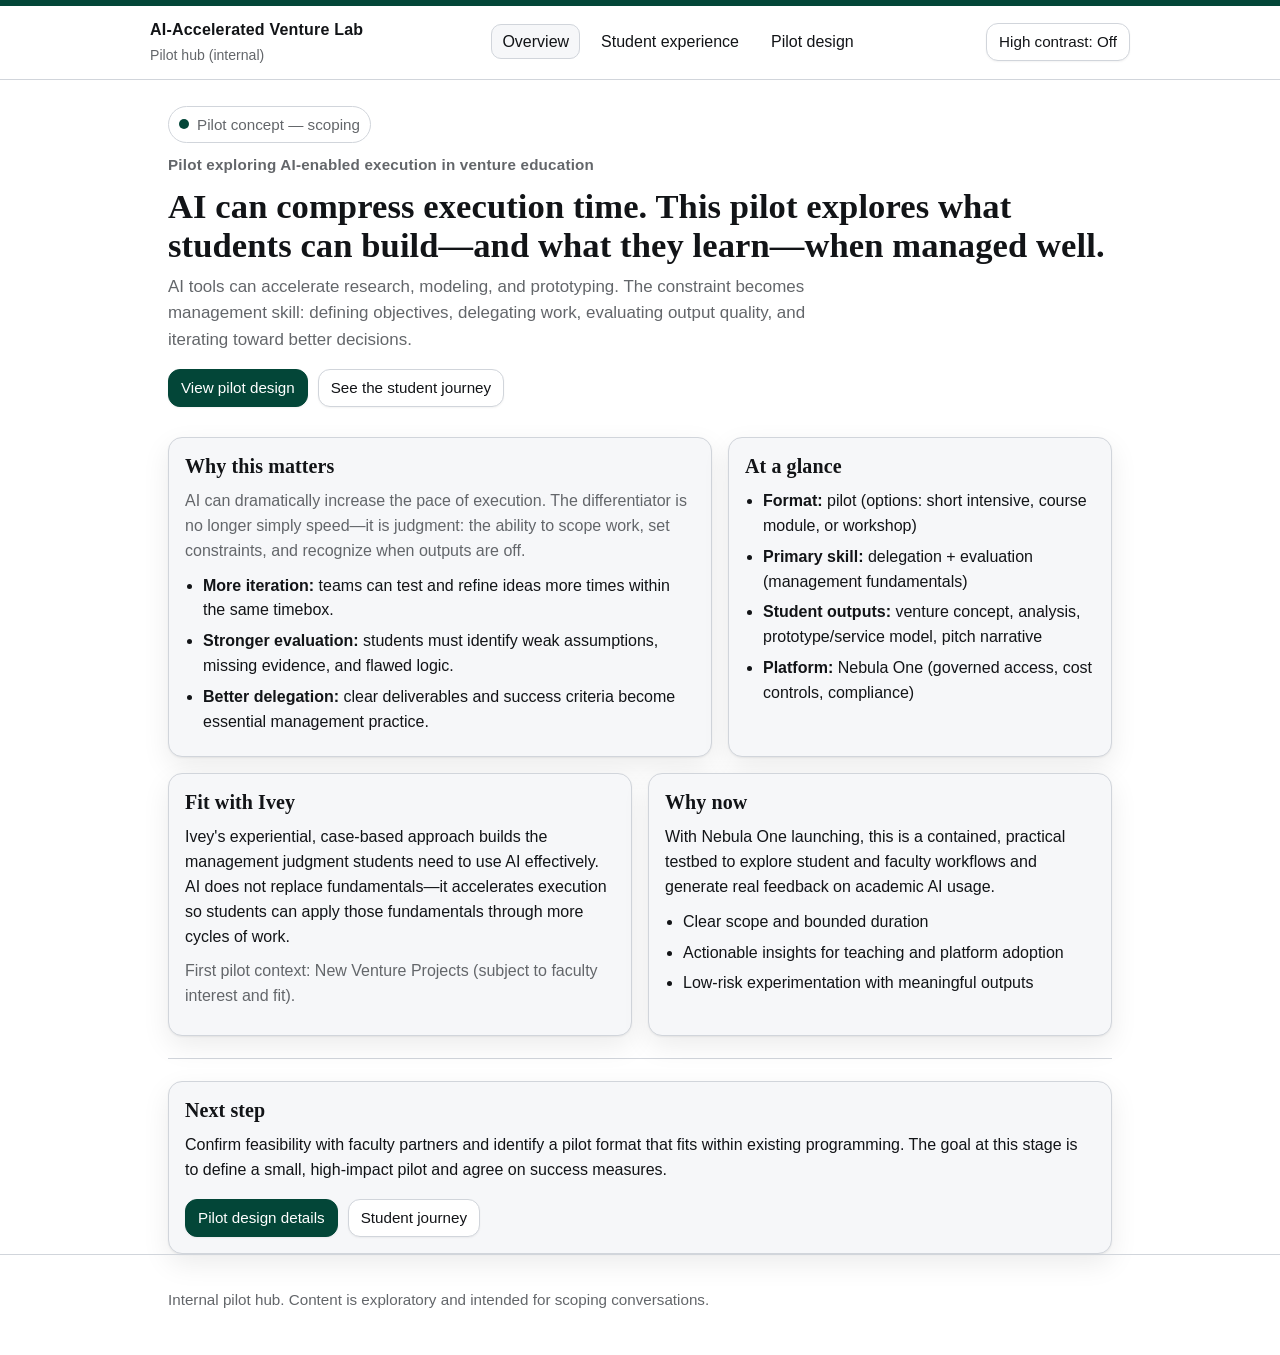
<file: index.html>
<!doctype html>
<html lang="en">
<head>
  <meta charset="utf-8" />
  <meta name="viewport" content="width=device-width, initial-scale=1" />
  <title>AI-Accelerated Venture Lab (Pilot)</title>
  <meta name="description" content="A pilot exploring how AI tools can accelerate venture execution while strengthening core management skills at Ivey." />
  <link rel="stylesheet" href="assets/styles.css" />
</head>
<body>
  <a class="skip-link" href="#main">Skip to main content</a>

  <header>
    <div class="container navbar" role="navigation" aria-label="Primary">
      <div class="brand">
        <a href="index.html">AI-Accelerated Venture Lab</a>
        <small>Pilot hub (internal)</small>
      </div>

      <nav aria-label="Site">
        <ul>
          <li><a href="index.html" aria-current="page">Overview</a></li>
          <li><a href="student-experience.html">Student experience</a></li>
          <li><a href="pilot-design.html">Pilot design</a></li>
        </ul>
      </nav>

      <div class="controls">
        <button class="btn" type="button" data-contrast-toggle aria-pressed="false">
          High contrast: Off
        </button>
      </div>
    </div>
  </header>

  <main id="main" class="container" role="main">
    <section class="hero" aria-labelledby="page-title">
      <div class="badge" aria-label="Status">
        <span aria-hidden="true"></span>
        <span>Pilot concept — scoping</span>
      </div>

      <p class="kicker">Pilot exploring AI-enabled execution in venture education</p>
      <h1 id="page-title">AI can compress execution time. This pilot explores what students can build—and what they learn—when managed well.</h1>
      <p class="lede">
        AI tools can accelerate research, modeling, and prototyping. The constraint becomes management skill:
        defining objectives, delegating work, evaluating output quality, and iterating toward better decisions.
      </p>

      <div class="hero-actions">
        <a class="btn primary" href="pilot-design.html">View pilot design</a>
        <a class="btn" href="student-experience.html">See the student journey</a>
      </div>
    </section>

    <section class="grid" aria-label="Overview sections">
      <article class="card span-7">
        <h2>Why this matters</h2>
        <p class="muted">
          AI can dramatically increase the pace of execution. The differentiator is no longer simply speed—it is judgment:
          the ability to scope work, set constraints, and recognize when outputs are off.
        </p>
        <ul class="list">
          <li><strong>More iteration:</strong> teams can test and refine ideas more times within the same timebox.</li>
          <li><strong>Stronger evaluation:</strong> students must identify weak assumptions, missing evidence, and flawed logic.</li>
          <li><strong>Better delegation:</strong> clear deliverables and success criteria become essential management practice.</li>
        </ul>
      </article>

      <aside class="card span-5" aria-label="Quick summary">
        <h2>At a glance</h2>
        <ul class="list">
          <li><strong>Format:</strong> pilot (options: short intensive, course module, or workshop)</li>
          <li><strong>Primary skill:</strong> delegation + evaluation (management fundamentals)</li>
          <li><strong>Student outputs:</strong> venture concept, analysis, prototype/service model, pitch narrative</li>
          <li><strong>Platform:</strong> Nebula One (governed access, cost controls, compliance)</li>
        </ul>
      </aside>

      <article class="card span-6">
        <h2>Fit with Ivey</h2>
        <p>
          Ivey's experiential, case-based approach builds the management judgment students need to use AI effectively.
          AI does not replace fundamentals—it accelerates execution so students can apply those fundamentals through more cycles of work.
        </p>
        <p class="muted">
          First pilot context: New Venture Projects (subject to faculty interest and fit).
        </p>
      </article>

      <article class="card span-6">
        <h2>Why now</h2>
        <p>
          With Nebula One launching, this is a contained, practical testbed to explore student and faculty workflows and generate real feedback on academic AI usage.
        </p>
        <ul class="list">
          <li>Clear scope and bounded duration</li>
          <li>Actionable insights for teaching and platform adoption</li>
          <li>Low-risk experimentation with meaningful outputs</li>
        </ul>
      </article>
    </section>

    <hr class="sep" />

    <section class="card" aria-label="Next steps">
      <h2>Next step</h2>
      <p>
        Confirm feasibility with faculty partners and identify a pilot format that fits within existing programming.
        The goal at this stage is to define a small, high-impact pilot and agree on success measures.
      </p>
      <div class="hero-actions">
        <a class="btn primary" href="pilot-design.html">Pilot design details</a>
        <a class="btn" href="student-experience.html">Student journey</a>
      </div>
    </section>
  </main>

  <footer class="footer">
    <div class="container">
      <p>Internal pilot hub. Content is exploratory and intended for scoping conversations.</p>
    </div>
  </footer>

  <script src="assets/site.js"></script>
</body>
</html>
</file>
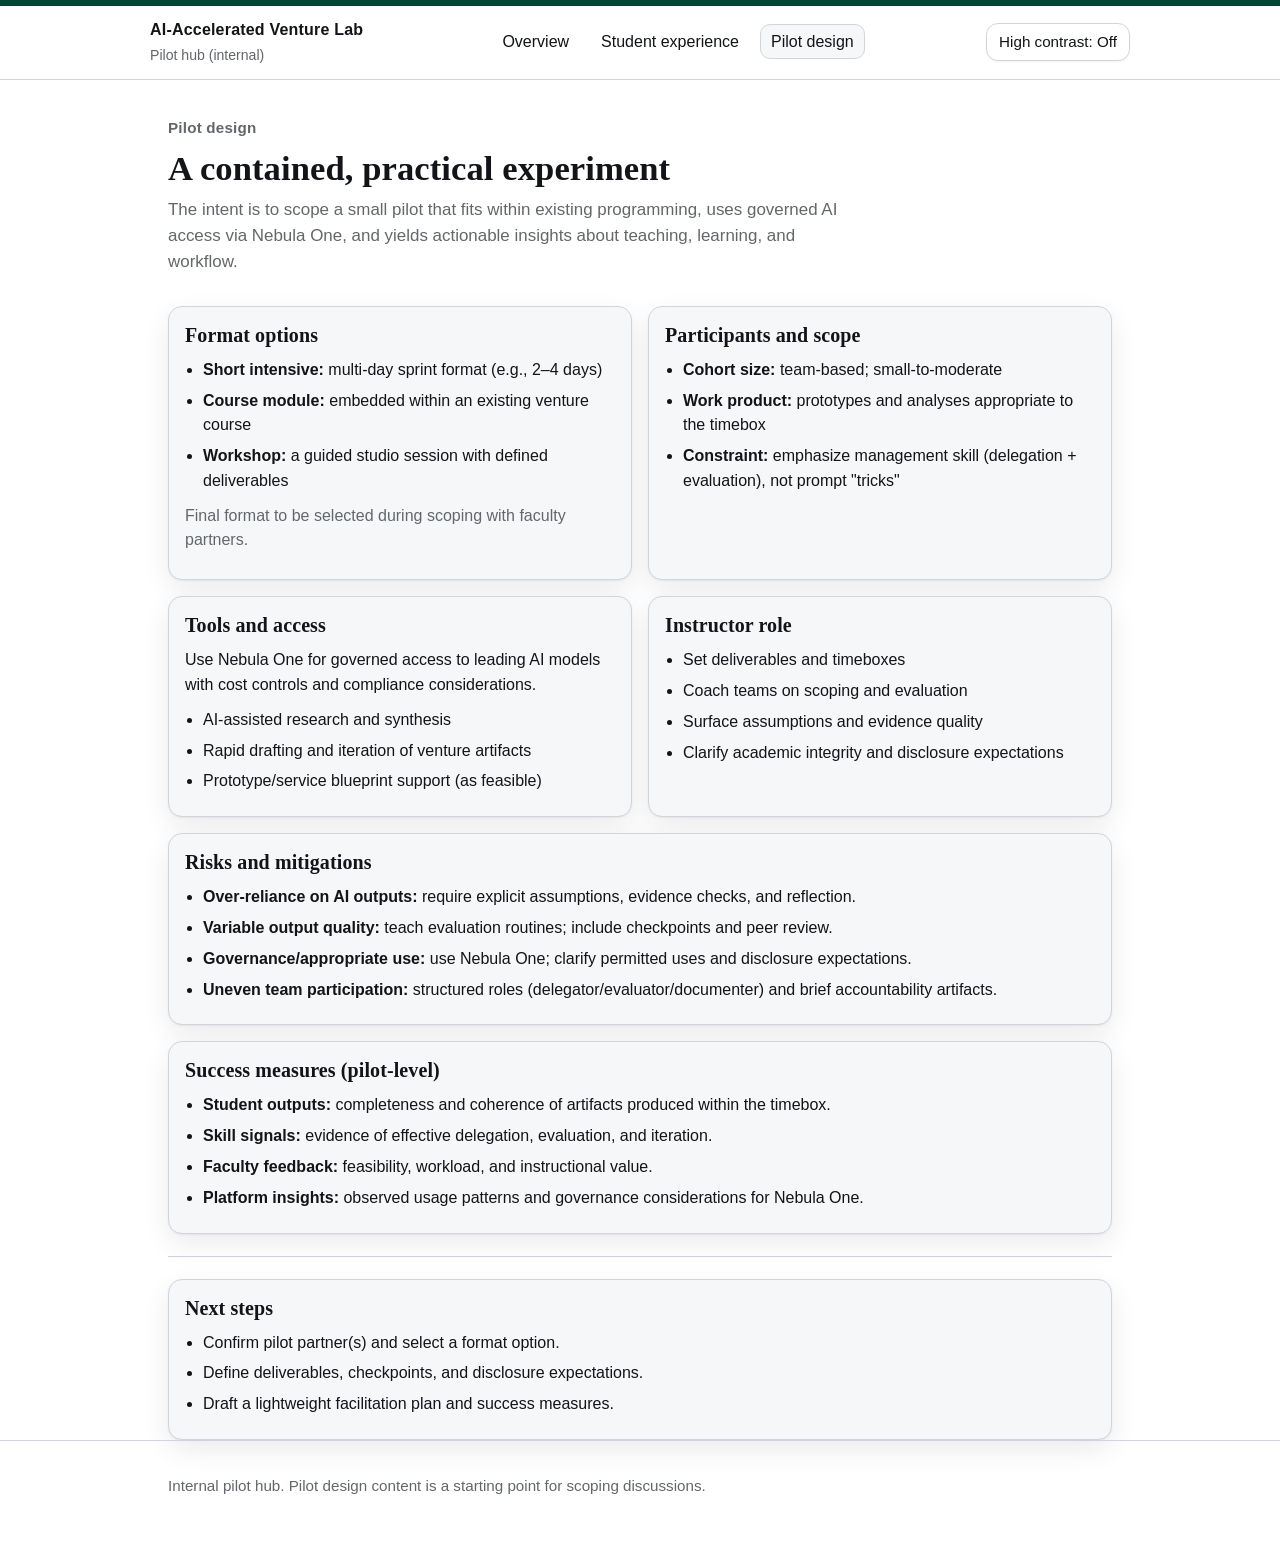
<file: pilot-design.html>
<!doctype html>
<html lang="en">
<head>
  <meta charset="utf-8" />
  <meta name="viewport" content="width=device-width, initial-scale=1" />
  <title>Pilot Design — AI-Accelerated Venture Lab</title>
  <meta name="description" content="Pilot formats, resources, risks, and success measures for the AI-Accelerated Venture Lab." />
  <link rel="stylesheet" href="assets/styles.css" />
</head>
<body>
  <a class="skip-link" href="#main">Skip to main content</a>

  <header>
    <div class="container navbar" role="navigation" aria-label="Primary">
      <div class="brand">
        <a href="index.html">AI-Accelerated Venture Lab</a>
        <small>Pilot hub (internal)</small>
      </div>

      <nav aria-label="Site">
        <ul>
          <li><a href="index.html">Overview</a></li>
          <li><a href="student-experience.html">Student experience</a></li>
          <li><a href="pilot-design.html" aria-current="page">Pilot design</a></li>
        </ul>
      </nav>

      <div class="controls">
        <button class="btn" type="button" data-contrast-toggle aria-pressed="false">
          High contrast: Off
        </button>
      </div>
    </div>
  </header>

  <main id="main" class="container" role="main">
    <section class="hero" aria-labelledby="page-title">
      <p class="kicker">Pilot design</p>
      <h1 id="page-title">A contained, practical experiment</h1>
      <p class="lede">
        The intent is to scope a small pilot that fits within existing programming, uses governed AI access via Nebula One,
        and yields actionable insights about teaching, learning, and workflow.
      </p>
    </section>

    <section class="grid" aria-label="Pilot design sections">
      <article class="card span-6">
        <h2>Format options</h2>
        <ul class="list">
          <li><strong>Short intensive:</strong> multi-day sprint format (e.g., 2–4 days)</li>
          <li><strong>Course module:</strong> embedded within an existing venture course</li>
          <li><strong>Workshop:</strong> a guided studio session with defined deliverables</li>
        </ul>
        <p class="muted">Final format to be selected during scoping with faculty partners.</p>
      </article>

      <article class="card span-6">
        <h2>Participants and scope</h2>
        <ul class="list">
          <li><strong>Cohort size:</strong> team-based; small-to-moderate</li>
          <li><strong>Work product:</strong> prototypes and analyses appropriate to the timebox</li>
          <li><strong>Constraint:</strong> emphasize management skill (delegation + evaluation), not prompt "tricks"</li>
        </ul>
      </article>

      <article class="card span-6">
        <h2>Tools and access</h2>
        <p>
          Use Nebula One for governed access to leading AI models with cost controls and compliance considerations.
        </p>
        <ul class="list">
          <li>AI-assisted research and synthesis</li>
          <li>Rapid drafting and iteration of venture artifacts</li>
          <li>Prototype/service blueprint support (as feasible)</li>
        </ul>
      </article>

      <article class="card span-6">
        <h2>Instructor role</h2>
        <ul class="list">
          <li>Set deliverables and timeboxes</li>
          <li>Coach teams on scoping and evaluation</li>
          <li>Surface assumptions and evidence quality</li>
          <li>Clarify academic integrity and disclosure expectations</li>
        </ul>
      </article>

      <article class="card span-12">
        <h2>Risks and mitigations</h2>
        <ul class="list">
          <li><strong>Over-reliance on AI outputs:</strong> require explicit assumptions, evidence checks, and reflection.</li>
          <li><strong>Variable output quality:</strong> teach evaluation routines; include checkpoints and peer review.</li>
          <li><strong>Governance/appropriate use:</strong> use Nebula One; clarify permitted uses and disclosure expectations.</li>
          <li><strong>Uneven team participation:</strong> structured roles (delegator/evaluator/documenter) and brief accountability artifacts.</li>
        </ul>
      </article>

      <article class="card span-12">
        <h2>Success measures (pilot-level)</h2>
        <ul class="list">
          <li><strong>Student outputs:</strong> completeness and coherence of artifacts produced within the timebox.</li>
          <li><strong>Skill signals:</strong> evidence of effective delegation, evaluation, and iteration.</li>
          <li><strong>Faculty feedback:</strong> feasibility, workload, and instructional value.</li>
          <li><strong>Platform insights:</strong> observed usage patterns and governance considerations for Nebula One.</li>
        </ul>
      </article>
    </section>

    <hr class="sep" />

    <section class="card" aria-label="Next steps">
      <h2>Next steps</h2>
      <ul class="list">
        <li>Confirm pilot partner(s) and select a format option.</li>
        <li>Define deliverables, checkpoints, and disclosure expectations.</li>
        <li>Draft a lightweight facilitation plan and success measures.</li>
      </ul>
    </section>
  </main>

  <footer class="footer">
    <div class="container">
      <p>Internal pilot hub. Pilot design content is a starting point for scoping discussions.</p>
    </div>
  </footer>

  <script src="assets/site.js"></script>
</body>
</html>
</file>
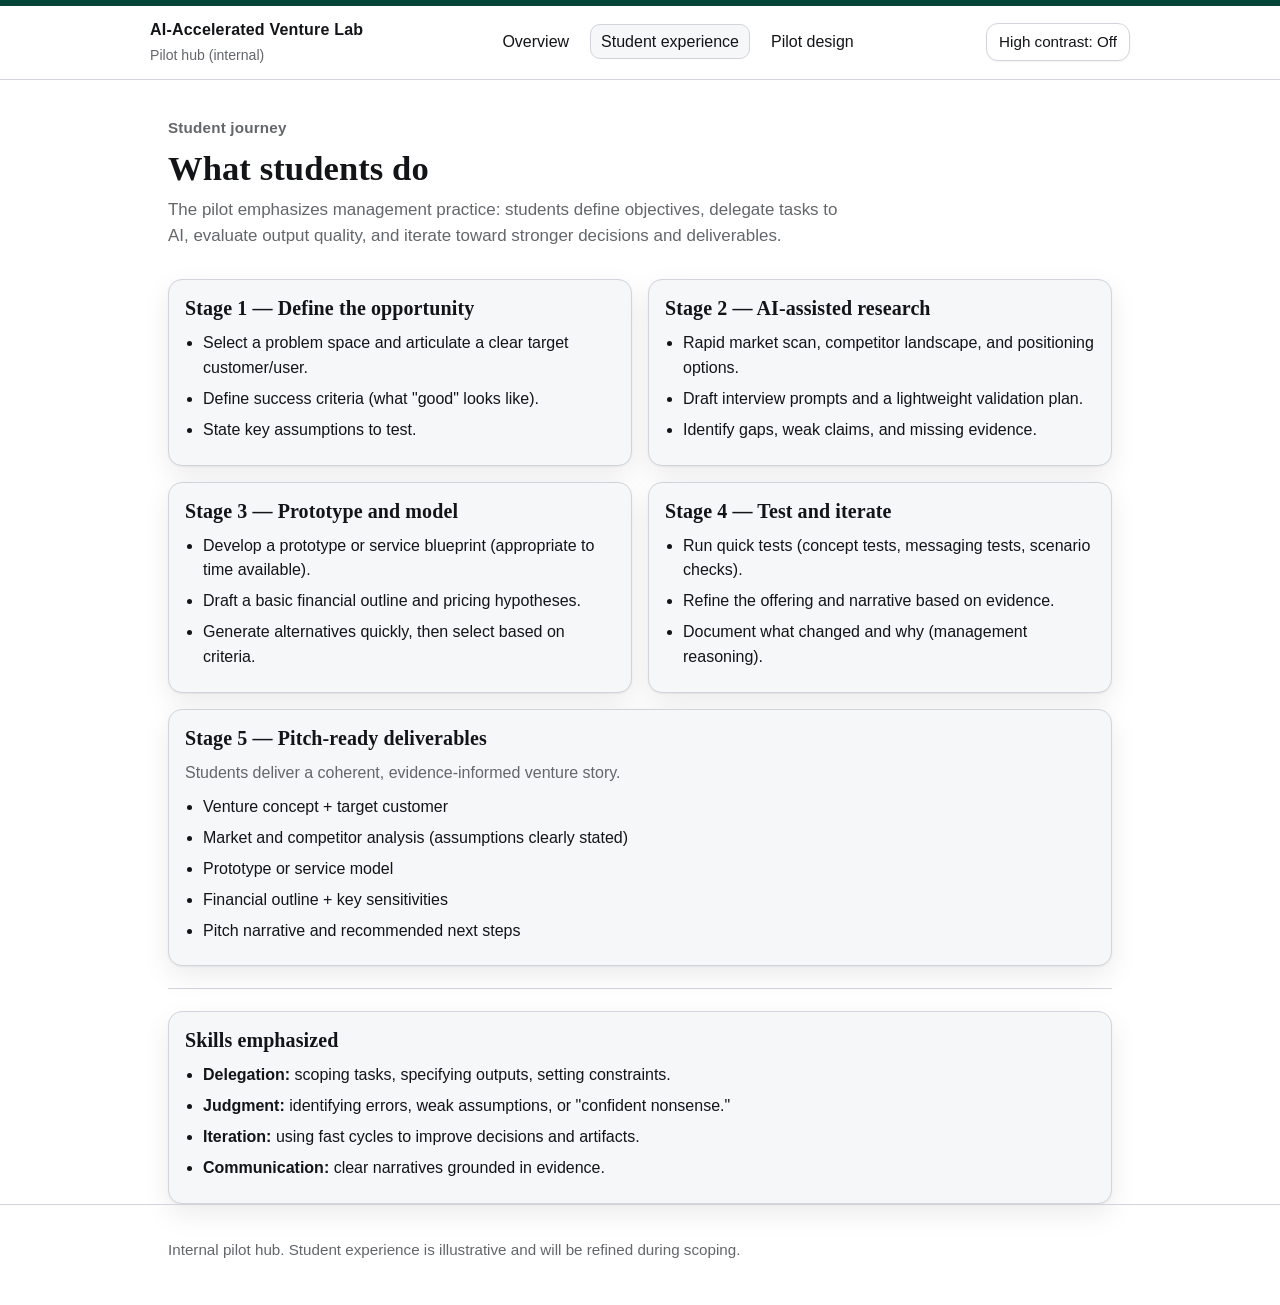
<file: student-experience.html>
<!doctype html>
<html lang="en">
<head>
  <meta charset="utf-8" />
  <meta name="viewport" content="width=device-width, initial-scale=1" />
  <title>Student Experience — AI-Accelerated Venture Lab</title>
  <meta name="description" content="What students do in the AI-Accelerated Venture Lab pilot." />
  <link rel="stylesheet" href="assets/styles.css" />
</head>
<body>
  <a class="skip-link" href="#main">Skip to main content</a>

  <header>
    <div class="container navbar" role="navigation" aria-label="Primary">
      <div class="brand">
        <a href="index.html">AI-Accelerated Venture Lab</a>
        <small>Pilot hub (internal)</small>
      </div>

      <nav aria-label="Site">
        <ul>
          <li><a href="index.html">Overview</a></li>
          <li><a href="student-experience.html" aria-current="page">Student experience</a></li>
          <li><a href="pilot-design.html">Pilot design</a></li>
        </ul>
      </nav>

      <div class="controls">
        <button class="btn" type="button" data-contrast-toggle aria-pressed="false">
          High contrast: Off
        </button>
      </div>
    </div>
  </header>

  <main id="main" class="container" role="main">
    <section class="hero" aria-labelledby="page-title">
      <p class="kicker">Student journey</p>
      <h1 id="page-title">What students do</h1>
      <p class="lede">
        The pilot emphasizes management practice: students define objectives, delegate tasks to AI, evaluate output quality,
        and iterate toward stronger decisions and deliverables.
      </p>
    </section>

    <section class="grid" aria-label="Journey stages">
      <article class="card span-6">
        <h2>Stage 1 — Define the opportunity</h2>
        <ul class="list">
          <li>Select a problem space and articulate a clear target customer/user.</li>
          <li>Define success criteria (what "good" looks like).</li>
          <li>State key assumptions to test.</li>
        </ul>
      </article>

      <article class="card span-6">
        <h2>Stage 2 — AI-assisted research</h2>
        <ul class="list">
          <li>Rapid market scan, competitor landscape, and positioning options.</li>
          <li>Draft interview prompts and a lightweight validation plan.</li>
          <li>Identify gaps, weak claims, and missing evidence.</li>
        </ul>
      </article>

      <article class="card span-6">
        <h2>Stage 3 — Prototype and model</h2>
        <ul class="list">
          <li>Develop a prototype or service blueprint (appropriate to time available).</li>
          <li>Draft a basic financial outline and pricing hypotheses.</li>
          <li>Generate alternatives quickly, then select based on criteria.</li>
        </ul>
      </article>

      <article class="card span-6">
        <h2>Stage 4 — Test and iterate</h2>
        <ul class="list">
          <li>Run quick tests (concept tests, messaging tests, scenario checks).</li>
          <li>Refine the offering and narrative based on evidence.</li>
          <li>Document what changed and why (management reasoning).</li>
        </ul>
      </article>

      <article class="card span-12">
        <h2>Stage 5 — Pitch-ready deliverables</h2>
        <p class="muted">Students deliver a coherent, evidence-informed venture story.</p>
        <ul class="list">
          <li>Venture concept + target customer</li>
          <li>Market and competitor analysis (assumptions clearly stated)</li>
          <li>Prototype or service model</li>
          <li>Financial outline + key sensitivities</li>
          <li>Pitch narrative and recommended next steps</li>
        </ul>
      </article>
    </section>

    <hr class="sep" />

    <section class="card" aria-label="Skills emphasized">
      <h2>Skills emphasized</h2>
      <ul class="list">
        <li><strong>Delegation:</strong> scoping tasks, specifying outputs, setting constraints.</li>
        <li><strong>Judgment:</strong> identifying errors, weak assumptions, or "confident nonsense."</li>
        <li><strong>Iteration:</strong> using fast cycles to improve decisions and artifacts.</li>
        <li><strong>Communication:</strong> clear narratives grounded in evidence.</li>
      </ul>
    </section>
  </main>

  <footer class="footer">
    <div class="container">
      <p>Internal pilot hub. Student experience is illustrative and will be refined during scoping.</p>
    </div>
  </footer>

  <script src="assets/site.js"></script>
</body>
</html>
</file>
<file: assets/styles.css>
/* assets/styles.css
   Ivey-aligned theme tokens + accessible layout styles
   Based on Ivey Standards Manual colours and web-safe typography guidance.
*/

/* ------------------------------
   Design tokens
--------------------------------- */
:root{
  /* Ivey brand colours (primary + secondary) */
  --ivey-green: #034638;   /* Ivey Green (Hex) */
  --ivey-purple: #582C83;  /* Purple (Hex) */

  /* Core neutrals (web use) */
  --black: #000000;
  --grey: #63666A;
  --white: #ffffff;

  /* UI neutrals (derived) */
  --bg: var(--white);
  --surface: #f6f7f9;      /* light neutral surface */
  --surface-2: #eef1f4;    /* slightly deeper surface */
  --text: #121417;         /* readable body text */
  --muted: var(--grey);
  --border: #d1d5db;

  /* Links/focus use brand green (safe + on-brand) */
  --link: var(--ivey-green);
  --focus: var(--ivey-green);

  /* Layout */
  --maxw: 980px;
  --radius: 14px;

  /* Shadows */
  --shadow: 0 1px 2px rgba(0,0,0,.06), 0 10px 28px rgba(0,0,0,.08);
  --shadow-soft: 0 1px 2px rgba(0,0,0,.05);

  /* Type scale */
  --text-base: 1rem;
  --text-sm: .95rem;
  --text-xs: .88rem;

  /* Spacing */
  --pad-x: 18px;
  --gap: 16px;
}

/* High contrast mode
   (keeps brand identity but prioritizes legibility) */
html[data-contrast="high"]{
  --bg: #000000;
  --surface: #0b0b0b;
  --surface-2: #141414;
  --text: #ffffff;
  --muted: #e5e7eb;
  --border: #ffffff;

  /* Links/focus become lighter for contrast */
  --link: #7dd3fc;
  --focus: #7dd3fc;

  --shadow: none;
  --shadow-soft: none;
}

/* Reduced motion */
@media (prefers-reduced-motion: reduce){
  *{
    scroll-behavior: auto !important;
    transition: none !important;
    animation: none !important;
  }
}

/* ------------------------------
   Base
--------------------------------- */
*{ box-sizing: border-box; }
html, body{ height: 100%; }

body{
  margin: 0;
  font-size: var(--text-base);
  line-height: 1.55;

  /* Web-safe typography guidance:
     Benton Sans/Walbaum are primary, but Arial/Georgia are approved alternatives.
     We'll use Arial for body; Georgia for headings. */
  font-family: Arial, system-ui, -apple-system, Segoe UI, Roboto, sans-serif;

  background: var(--bg);
  color: var(--text);
}

a{
  color: var(--link);
  text-underline-offset: .18em;
}
a:hover{ text-decoration-thickness: 2px; }

a:focus-visible,
button:focus-visible{
  outline: 3px solid var(--focus);
  outline-offset: 3px;
  border-radius: 10px;
}

/* Skip link */
.skip-link{
  position: absolute;
  left: -999px;
  top: 0;
  padding: .7rem 1rem;
  background: var(--bg);
  color: var(--text);
  border: 2px solid var(--border);
  border-radius: 10px;
  z-index: 9999;
}
.skip-link:focus{
  left: 12px;
  top: 12px;
}

/* ------------------------------
   Layout helpers
--------------------------------- */
.container{
  max-width: var(--maxw);
  margin: 0 auto;
  padding: 0 var(--pad-x);
}

/* ------------------------------
   Header / Nav
--------------------------------- */
header{
  position: sticky;
  top: 0;
  z-index: 50;

  /* Ivey-flavoured top rule */
  border-top: 6px solid var(--ivey-green);

  /* Subtle sticky treatment */
  background: color-mix(in srgb, var(--bg) 92%, transparent);
  backdrop-filter: blur(8px);

  border-bottom: 1px solid var(--border);
}

.navbar{
  display: flex;
  align-items: center;
  justify-content: space-between;
  gap: 16px;
  padding: 12px 0;
}

.brand{
  display: flex;
  flex-direction: column;
  gap: 2px;
  min-width: 220px;
}
.brand a{
  color: var(--text);
  text-decoration: none;
  font-weight: 700;
  letter-spacing: .2px;
}
.brand small{
  color: var(--muted);
  font-size: var(--text-xs);
}

nav ul{
  list-style: none;
  display: flex;
  gap: 10px;
  padding: 0;
  margin: 0;
  align-items: center;
  flex-wrap: wrap;
}

nav a{
  text-decoration: none;
  padding: 8px 10px;
  border-radius: 10px;
  color: var(--text);
  border: 1px solid transparent;
}
nav a:hover{
  background: var(--surface);
  border-color: var(--border);
}
nav a[aria-current="page"]{
  background: var(--surface);
  border: 1px solid var(--border);
}

/* Right-side controls */
.controls{
  display: flex;
  align-items: center;
  gap: 10px;
}

/* ------------------------------
   Buttons
--------------------------------- */
.btn{
  display: inline-flex;
  align-items: center;
  justify-content: center;
  gap: 8px;

  border: 1px solid var(--border);
  background: var(--bg);
  color: var(--text);

  border-radius: 12px;
  padding: 9px 12px;

  cursor: pointer;
  box-shadow: var(--shadow-soft);
  text-decoration: none;
  font-size: var(--text-sm);
  line-height: 1.2;
}

.btn:hover{
  background: var(--surface);
}

.btn.primary{
  background: var(--ivey-green);
  color: #ffffff;
  border-color: var(--ivey-green);
}

.btn.primary:hover{
  filter: brightness(0.95);
}

/* High contrast primary button treatment */
html[data-contrast="high"] .btn.primary{
  background: var(--link);
  color: #000000;
  border-color: var(--link);
}

/* ------------------------------
   Typography
--------------------------------- */
h1, h2, h3{
  font-family: Georgia, serif;
  letter-spacing: .1px;
}

h1{
  margin: 10px 0 8px;
  font-size: clamp(1.85rem, 2.7vw, 2.55rem);
  line-height: 1.15;
}

h2{
  margin: 0 0 10px;
  font-size: 1.25rem;
  line-height: 1.25;
}

h3{
  margin: 0 0 8px;
  font-size: 1.1rem;
  line-height: 1.25;
}

/* ------------------------------
   Main / Hero
--------------------------------- */
main{
  padding: 28px 0 40px;
}

.hero{
  padding: 26px 0 8px;
}

.kicker{
  color: var(--muted);
  font-weight: 700;
  letter-spacing: .2px;
  font-size: var(--text-sm);
  margin: 10px 0 6px;
}

.lede{
  margin: 0;
  font-size: 1.06rem;
  color: var(--muted);
  max-width: 72ch;
}

.hero-actions{
  display: flex;
  gap: 10px;
  margin-top: 16px;
  flex-wrap: wrap;
}

/* ------------------------------
   Cards / Grid
--------------------------------- */
.grid{
  display: grid;
  grid-template-columns: repeat(12, 1fr);
  gap: var(--gap);
  margin-top: 22px;
}

.card{
  grid-column: span 12;
  background: var(--surface);
  border: 1px solid var(--border);
  border-radius: var(--radius);
  padding: 16px;
  box-shadow: var(--shadow);
}

.card p{
  margin: 10px 0;
  color: var(--text);
}

.card .muted{
  color: var(--muted);
}

/* Optional: a slightly more formal "panel" look */
.card.panel{
  background: var(--bg);
}

@media (min-width: 860px){
  .span-7{ grid-column: span 7; }
  .span-5{ grid-column: span 5; }
  .span-6{ grid-column: span 6; }
}

/* Lists */
.list{
  margin: 10px 0 0;
  padding-left: 18px;
}
.list li{ margin: 6px 0; }

/* Separator */
hr.sep{
  border: none;
  border-top: 1px solid var(--border);
  margin: 22px 0;
}

/* ------------------------------
   Badges
--------------------------------- */
.badge{
  display: inline-flex;
  gap: 8px;
  align-items: center;
  padding: 6px 10px;
  border: 1px solid var(--border);
  border-radius: 999px;
  background: var(--bg);
  color: var(--muted);
  font-size: var(--text-sm);
}

/* A subtle "status dot" that reads well in both modes */
.badge span[aria-hidden="true"]{
  width: 10px;
  height: 10px;
  display: inline-block;
  border-radius: 50%;
  background: var(--ivey-green);
}
html[data-contrast="high"] .badge span[aria-hidden="true"]{
  background: var(--link);
}

/* ------------------------------
   Footer
--------------------------------- */
.footer{
  border-top: 1px solid var(--border);
  padding: 18px 0 28px;
  color: var(--muted);
  font-size: var(--text-sm);
}
.footer a{ color: var(--muted); }

/* ------------------------------
   Tables (future-proofing)
--------------------------------- */
table{
  width: 100%;
  border-collapse: collapse;
  margin: 10px 0 0;
  font-size: var(--text-sm);
}
th, td{
  border: 1px solid var(--border);
  padding: 10px;
  vertical-align: top;
}
th{
  text-align: left;
  background: var(--surface-2);
  font-weight: 700;
}

/* ------------------------------
   Small screens tweaks
--------------------------------- */
@media (max-width: 640px){
  .brand{ min-width: auto; }
  nav ul{ gap: 6px; }
  nav a{ padding: 8px 9px; }
}
</file>
